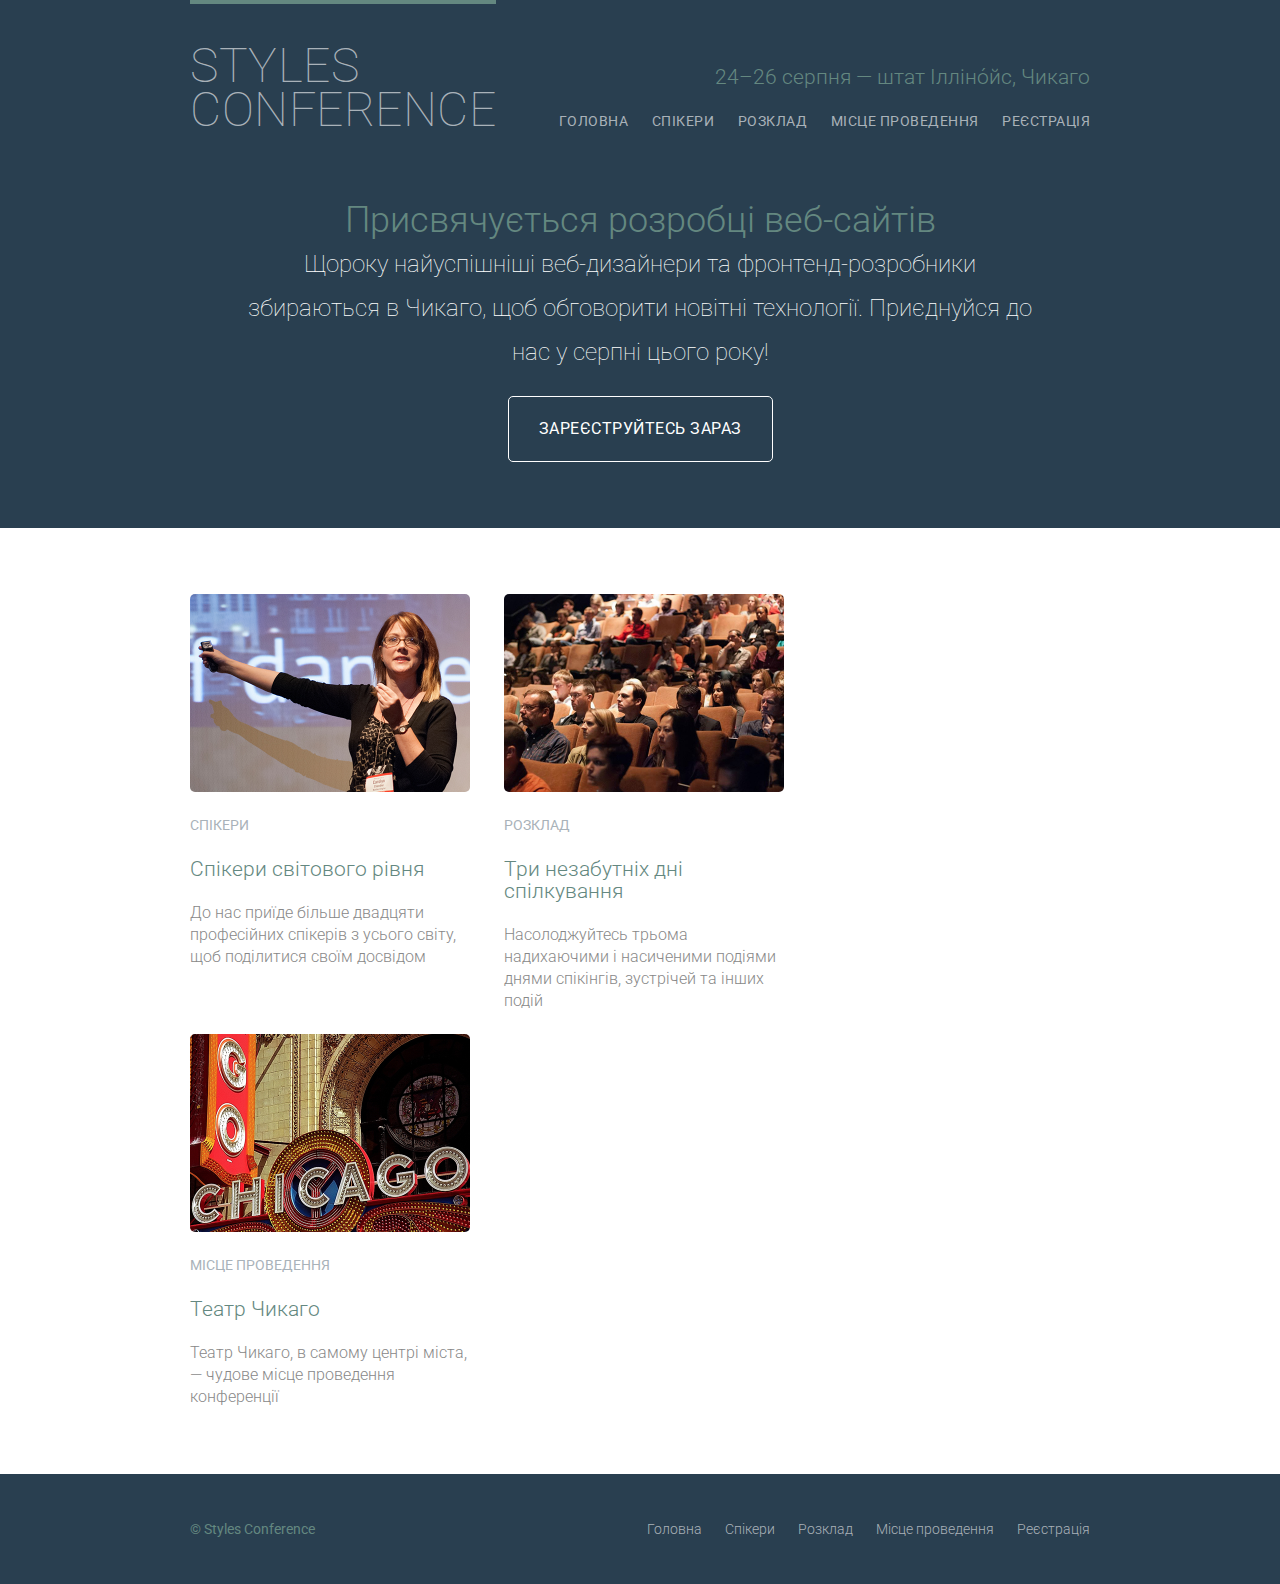
<file: index.html>
﻿<!DOCTYPE html>
<html lang="ua">
  <head>
    <meta charset="utf-8" />
    <title>Styles Conference</title>
    <link rel="stylesheet" href="assets/stylesheets/main.css" />
    <link
      rel="stylesheet"
      href="https://fonts.googleapis.com/css?family=Roboto:400,300,100&subset=cyrillic,latin"
    />
  </head>
  <body>
    <header class="primary-header container group">
      <h1 class="logo">
        <a href="index.html"
          >Styles <br />
          Conference</a
        >
      </h1>

      <h3 class="tagline">24&ndash;26 серпня &mdash; штат Ілліно́йс, Чикаго</h3>

      <nav class="nav primary-nav">
        <ul>
          <li><a href="index.html">Головна</a></li>
          <!--
        -->
          <li><a href="speakers.html">Спікери</a></li>
          <!--
        -->
          <li><a href="schedule.html">Розклад</a></li>
          <!--
        -->
          <li><a href="venue.html">Місце проведення</a></li>
          <!--
        -->
          <li><a href="register.html">Реєстрація</a></li>
        </ul>
      </nav>
    </header>

    <section class="hero container">
      <h2>Присвячується розробці веб-сайтів</h2>
      <p>
        Щороку найуспішніші веб-дизайнери та фронтенд-розробники збираються в
        Чикаго, щоб обговорити новітні технології. Приєднуйся до нас у серпні
        цього року!
      </p>
      <a class="btn btn-alt" href="register.html">Зареєструйтесь зараз</a>
    </section>

    <section class="row">
      <div class="grid">
        <!-- Спікери -->

        <section class="teaser col-1-3">
          <a href="speakers.html">
            <img
              src="assets/images/home/speakers.jpg"
              alt="Професійні спікери"
            />
            <h5>Спікери</h5>
            <h3>Спікери світового рівня</h3>
          </a>
          <p>
            До нас приїде більше двадцяти професійних спікерів з усього світу,
            щоб поділитися своїм досвідом
          </p>
        </section>
        <!--

        Розклад

        -->
        <section class="teaser col-1-3">
          <a href="schedule.html">
            <img
              src="assets/images/home/schedule.jpg"
              alt="Учасники конференції"
            />
            <h5>Розклад</h5>
            <h3>Три незабутніх дні спілкування</h3>
          </a>
          <p>
            Насолоджуйтесь трьома надихаючими і насиченими подіями днями
            спікінгів, зустрічей та інших подій
          </p>
        </section>
        <!--

        Місце проведення

        -->
        <section class="teaser col-1-3">
          <a href="venue.html">
            <img src="assets/images/home/venue.jpg" alt="Театр Чикаго" />
            <h5>Місце проведення</h5>
            <h3>Театр Чикаго</h3>
          </a>
          <p>
            Театр Чикаго, в самому центрі міста, &#8212; чудове місце проведення
            конференції
          </p>
        </section>
      </div>
    </section>

    <footer class="primary-footer container group">
      <small>&copy; Styles Conference</small>
      <nav class="nav">
        <ul>
          <li><a href="index.html">Головна</a></li>
          <!--
			  -->
          <li><a href="speakers.html">Спікери</a></li>
          <!--
			  -->
          <li><a href="schedule.html">Розклад</a></li>
          <!--
			  -->
          <li><a href="venue.html">Місце проведення</a></li>
          <!--
			  -->
          <li><a href="register.html">Реєстрація</a></li>
        </ul>
      </nav>
    </footer>
  </body>
</html>
</file>
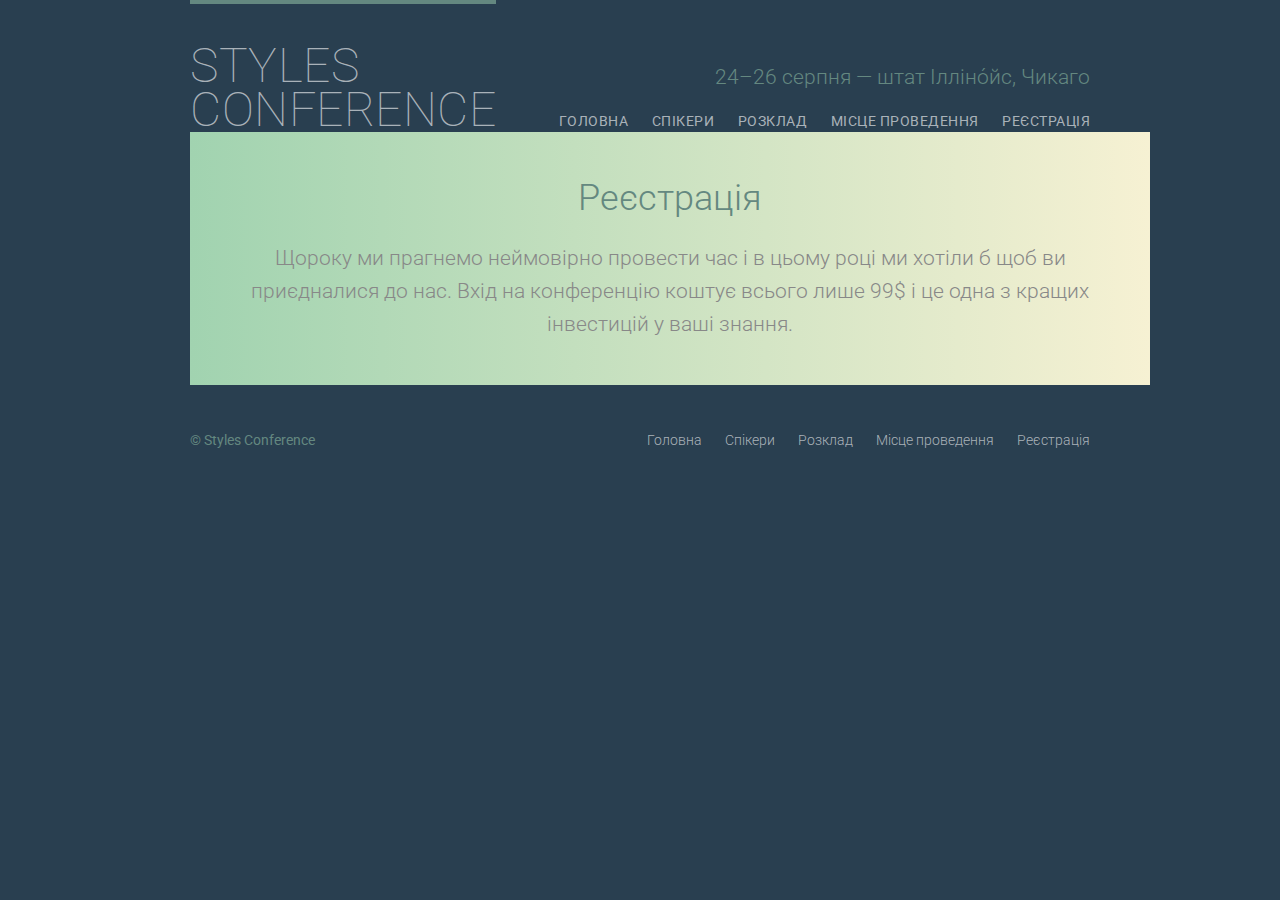
<file: register.html>
<!DOCTYPE html>
<html lang="uk">
  <head>
    <meta charset="UTF-8" />
    <title>Styles Conference</title>
    <link rel="stylesheet" href="assets/stylesheets/main.css" />
    <link
      rel="stylesheet"
      href="https://fonts.googleapis.com/css?family=Roboto:400,300,100&subset=cyrillic,latin"
    />
  </head>

  <body>
    <header class="primary-header container group">
      <h1 class="logo">
        <a href="index.html"
          >Styles <br />
          Conference</a
        >
      </h1>
      <h3 class="tagline">24&ndash;26 серпня &mdash; штат Ілліно́йс, Чикаго</h3>

      <nav class="nav primary-nav">
        <ul>
          <li><a href="index.html">Головна</a></li>
          <!--
            -->
          <li><a href="speakers.html">Спікери</a></li>
          <!--
            -->
          <li><a href="schedule.html">Розклад</a></li>
          <!--
            -->
          <li><a href="venue.html">Місце проведення</a></li>
          <!--
            -->
          <li><a href="register.html">Реєстрація</a></li>
        </ul>
      </nav>

      <section class="row-alt">
        <div class="lead container">
          <h1>Реєстрація</h1>
          <p>
            Щороку ми прагнемо неймовірно провести час і в цьому році ми хотіли
            б щоб ви приєдналися до нас. Вхід на конференцію коштує всього лише
            99$ і це одна з кращих інвестицій у ваші знання.
          </p>
        </div>
      </section>
    </header>

    <footer class="primary-footer container group">
      <small>&copy; Styles Conference</small>
      <nav class="nav">
        <ul>
          <li><a href="index.html">Головна</a></li>
          <!--
			      -->
          <li><a href="speakers.html">Спікери</a></li>
          <!--
			      -->
          <li><a href="schedule.html">Розклад</a></li>
          <!--
			      -->
          <li><a href="venue.html">Місце проведення</a></li>
          <!--
			      -->
          <li><a href="register.html">Реєстрація</a></li>
        </ul>
      </nav>
    </footer>
  </body>
</html>
</file>
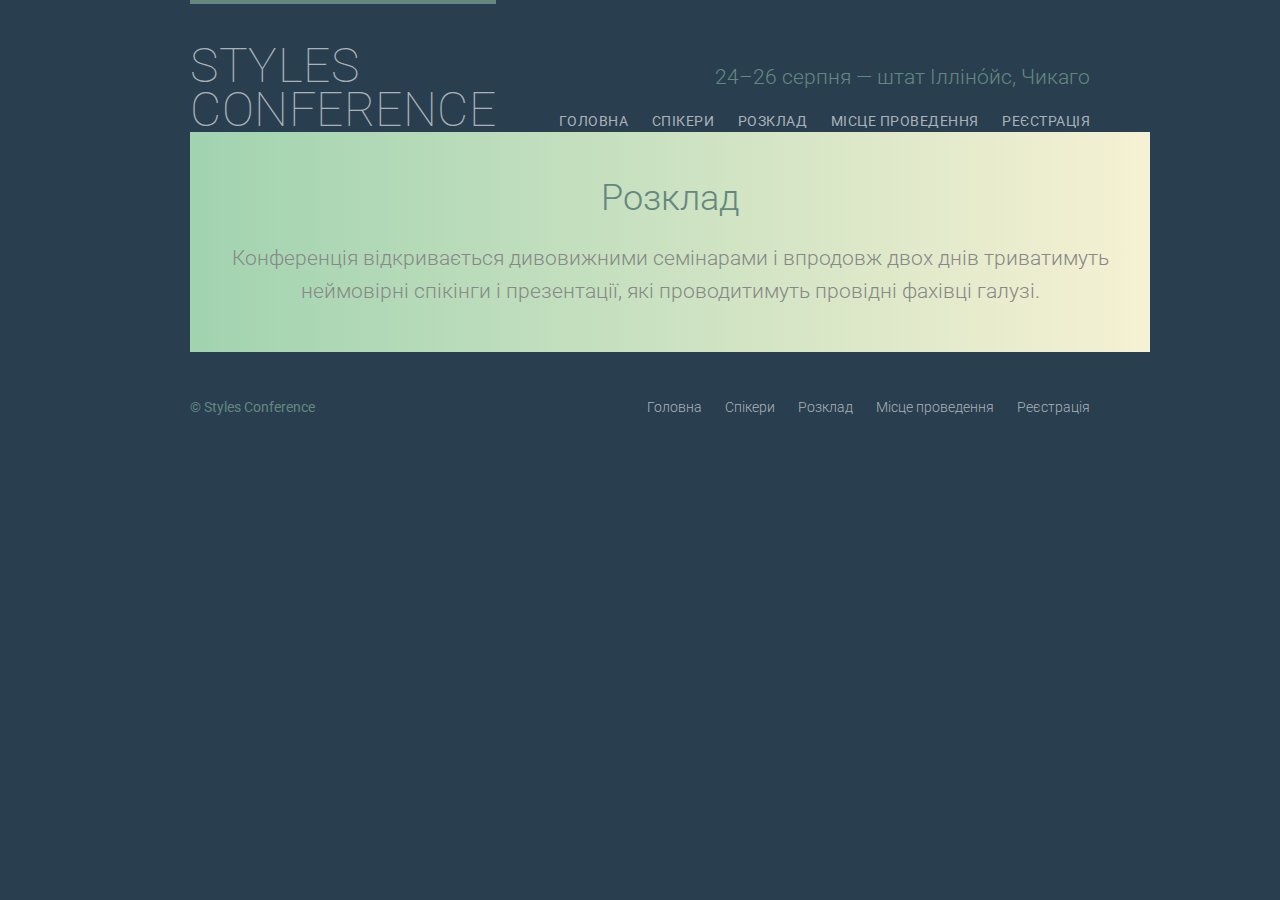
<file: schedule.html>
<!DOCTYPE html>
<html lang="uk">
  <head>
    <meta charset="UTF-8" />
    <title>Styles Conference</title>
    <link rel="stylesheet" href="assets/stylesheets/main.css" />
    <link
      rel="stylesheet"
      href="https://fonts.googleapis.com/css?family=Roboto:400,300,100&subset=cyrillic,latin"
    />
  </head>

  <body>
    <header class="primary-header container group">
      <h1 class="logo">
        <a href="index.html"
          >Styles <br />
          Conference</a
        >
      </h1>
      <h3 class="tagline">24&ndash;26 серпня &mdash; штат Ілліно́йс, Чикаго</h3>

      <nav class="nav primary-nav">
        <ul>
          <li><a href="index.html">Головна</a></li>
          <!--
            -->
          <li><a href="speakers.html">Спікери</a></li>
          <!--
            -->
          <li><a href="schedule.html">Розклад</a></li>
          <!--
            -->
          <li><a href="venue.html">Місце проведення</a></li>
          <!--
            -->
          <li><a href="register.html">Реєстрація</a></li>
        </ul>
      </nav>

      <section class="row-alt">
        <div class="lead container">
          <h1>Розклад</h1>
          <p>
            Конференція відкривається дивовижними семінарами і впродовж двох
            днів триватимуть неймовірні спікінги і презентації, які
            проводитимуть провідні фахівці галузі.
          </p>
        </div>
      </section>
    </header>

    <footer class="primary-footer container group">
      <small>&copy; Styles Conference</small>
      <nav class="nav">
        <ul>
          <li><a href="index.html">Головна</a></li>
          <!--
			      -->
          <li><a href="speakers.html">Спікери</a></li>
          <!--
			      -->
          <li><a href="schedule.html">Розклад</a></li>
          <!--
			      -->
          <li><a href="venue.html">Місце проведення</a></li>
          <!--
			      -->
          <li><a href="register.html">Реєстрація</a></li>
        </ul>
      </nav>
    </footer>
  </body>
</html>
</file>
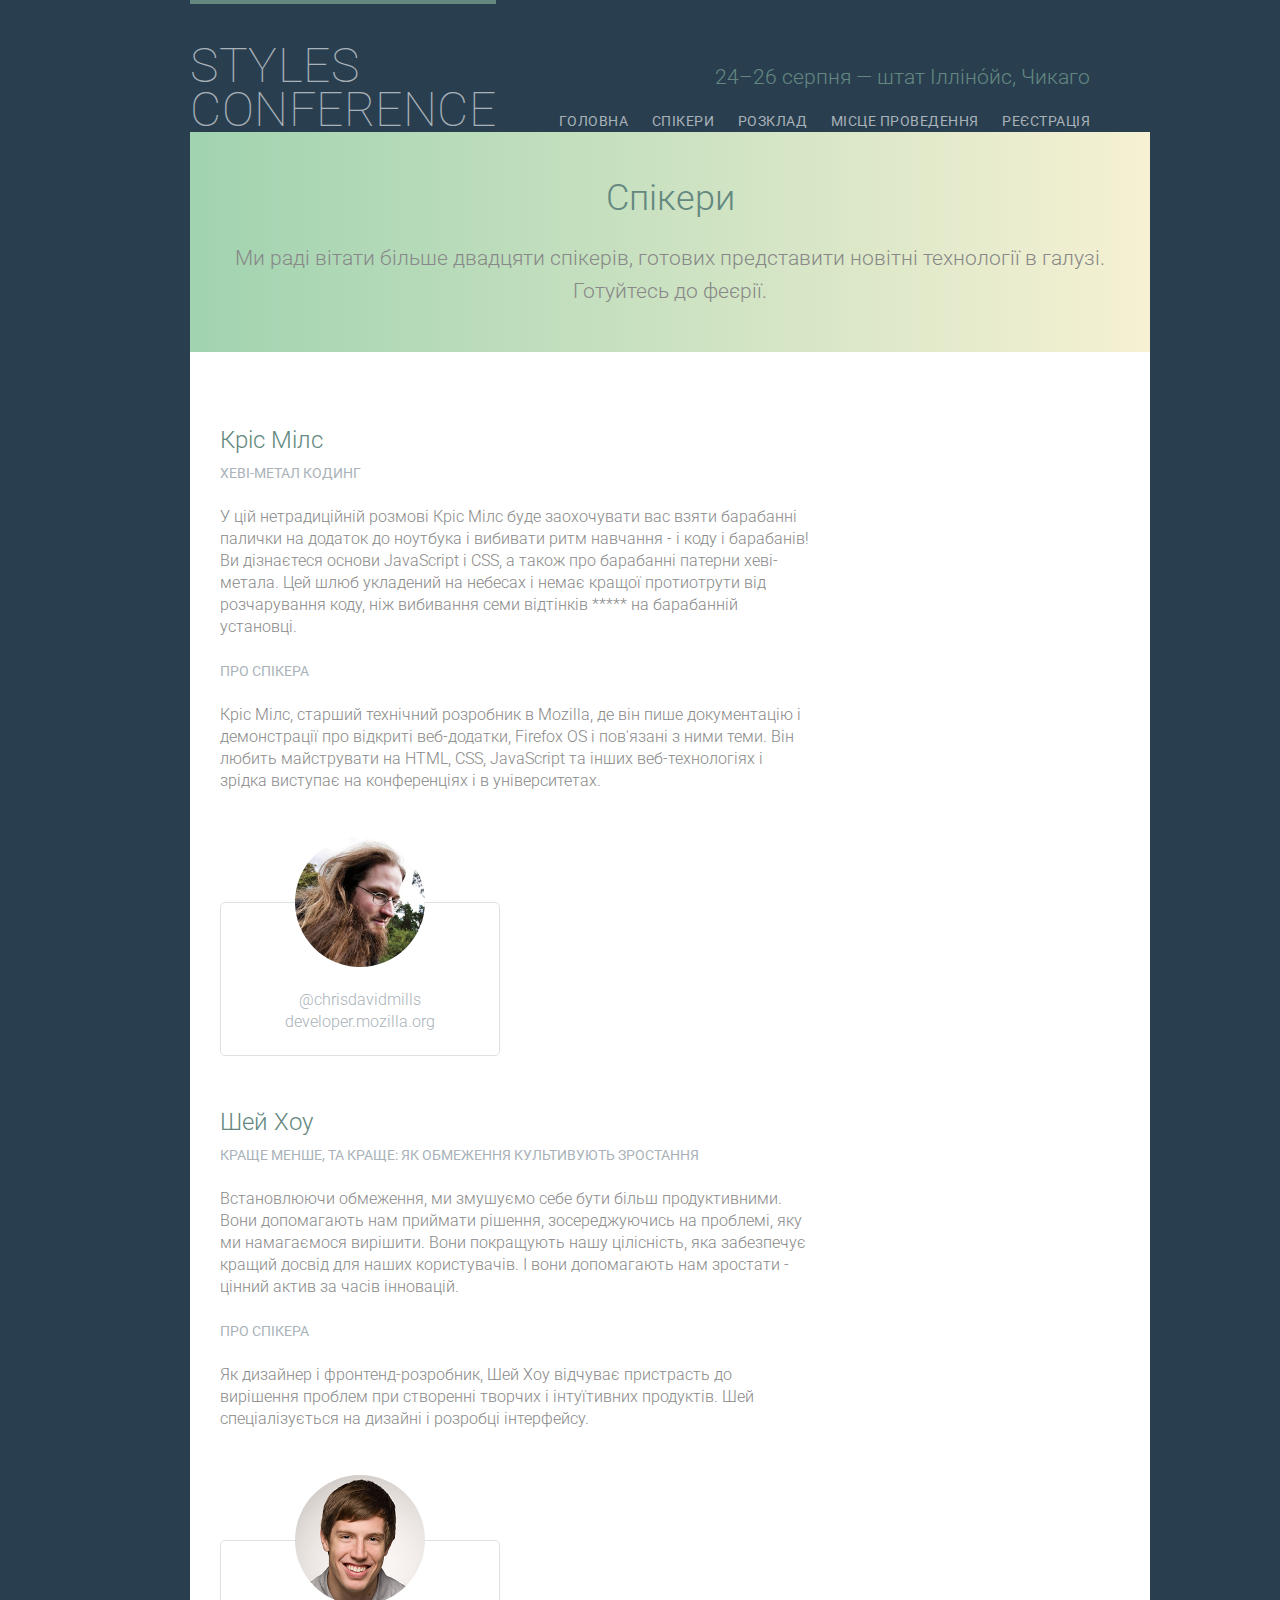
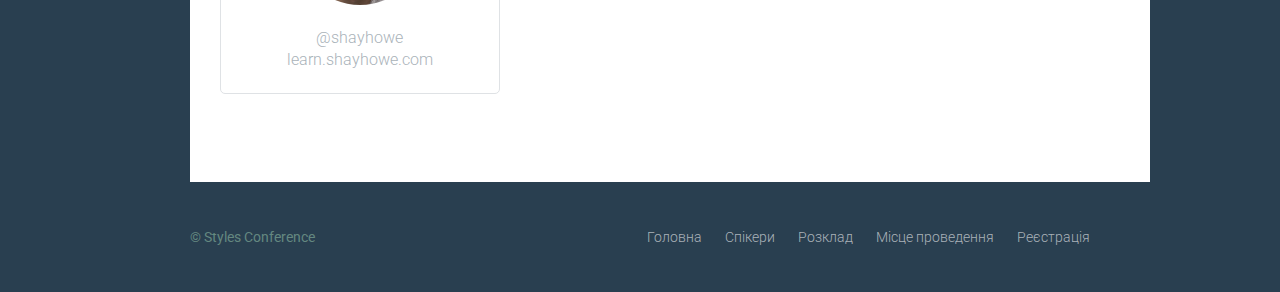
<file: speakers.html>
<!DOCTYPE html>
<html lang="uk">
  <head>
    <meta charset="UTF-8" />
    <title>Styles Conference</title>
    <link rel="stylesheet" href="assets/stylesheets/main.css" />
    <link
      rel="stylesheet"
      href="https://fonts.googleapis.com/css?family=Roboto:400,300,100&subset=cyrillic,latin"
    />
  </head>

  <body>
    <header class="primary-header container group">
      <h1 class="logo">
        <a href="index.html"
          >Styles <br />
          Conference</a
        >
      </h1>
      <h3 class="tagline">24&ndash;26 серпня &mdash; штат Ілліно́йс, Чикаго</h3>

      <nav class="nav primary-nav">
        <ul>
          <li><a href="index.html">Головна</a></li>
          <!--
            -->
          <li><a href="speakers.html">Спікери</a></li>
          <!--
            -->
          <li><a href="schedule.html">Розклад</a></li>
          <!--
            -->
          <li><a href="venue.html">Місце проведення</a></li>
          <!--
            -->
          <li><a href="register.html">Реєстрація</a></li>
        </ul>
      </nav>

      <section class="row-alt">
        <div class="lead container">
          <h1>Спікери</h1>
          <p>
            Ми раді вітати більше двадцяти спікерів, готових представити новітні
            технології в галузі. Готуйтесь до феєрії.
          </p>
        </div>
      </section>

      <section class="row">
        <div class="grid">
          <section class="speaker" id="chris-mills">
            <div class="col-2-3">
              <h2>Кріс Мілс</h2>
              <h5>Хеві-метал кодинг</h5>

              <p>
                У цій нетрадиційній розмові Кріс Мілс буде заохочувати вас взяти
                барабанні палички на додаток до ноутбука і вибивати ритм
                навчання - і коду і барабанів! Ви дізнаєтеся основи JavaScript і
                CSS, а також про барабанні патерни хеві-метала. Цей шлюб
                укладений на небесах і немає кращої протиотрути від розчарування
                коду, ніж вибивання семи відтінків ***** на барабанній
                установці.
              </p>

              <h5>Про спікера</h5>

              <p>
                Кріс Мілс, старший технічний розробник в Mozilla, де він пише
                документацію і демонстрації про відкриті веб-додатки, Firefox OS
                і пов'язані з ними теми. Він любить майструвати на HTML, CSS,
                JavaScript та інших веб-технологіях і зрідка виступає на
                конференціях і в університетах.
              </p>
            </div>
            <!--

        -->
            <aside class="col-1-3">
              <div class="speaker-info">
                <img
                  src="assets/images/speakers/chris-mills.jpg"
                  alt="Chris Mills"
                />

                <ul>
                  <li>
                    <a href="https://twitter.com/chrisdavidmills"
                      >@chrisdavidmills</a
                    >
                  </li>
                  <li>
                    <a href="https://developer.mozilla.org/"
                      >developer.mozilla.org</a
                    >
                  </li>
                </ul>
              </div>
            </aside>
          </section>

          <section class="speaker" id="shay-howe">
            <div class="col-2-3">
              <h2>Шей Хоу</h2>
              <h5>Краще менше, та краще: як обмеження культивують зростання</h5>

              <p>
                Встановлюючи обмеження, ми змушуємо себе бути більш
                продуктивними. Вони допомагають нам приймати рішення,
                зосереджуючись на проблемі, яку ми намагаємося вирішити. Вони
                покращують нашу цілісність, яка забезпечує кращий досвід для
                наших користувачів. І вони допомагають нам зростати - цінний
                актив за часів інновацій.
              </p>

              <h5>Про спікера</h5>

              <p>
                Як дизайнер і фронтенд-розробник, Шей Хоу відчуває пристрасть до
                вирішення проблем при створенні творчих і інтуїтивних продуктів.
                Шей спеціалізується на дизайні і розробці інтерфейсу.
              </p>
            </div>
            <!--

        -->
            <aside class="col-1-3">
              <div class="speaker-info">
                <img
                  src="assets/images/speakers/shay-howe.jpg"
                  alt="Shay Howe"
                />

                <ul>
                  <li><a href="https://twitter.com/shayhowe">@shayhowe</a></li>
                  <li>
                    <a href="http://learn.shayhowe.com/">learn.shayhowe.com</a>
                  </li>
                </ul>
              </div>
            </aside>
          </section>
        </div>
      </section>
    </header>

    <footer class="primary-footer container group">
      <small>&copy; Styles Conference</small>
      <nav class="nav">
        <ul>
          <li><a href="index.html">Головна</a></li>
          <!--
            -->
          <li><a href="speakers.html">Спікери</a></li>
          <!--
            -->
          <li><a href="schedule.html">Розклад</a></li>
          <!--
            -->
          <li><a href="venue.html">Місце проведення</a></li>
          <!--
            -->
          <li><a href="register.html">Реєстрація</a></li>
        </ul>
      </nav>
    </footer>
  </body>
</html>
</file>
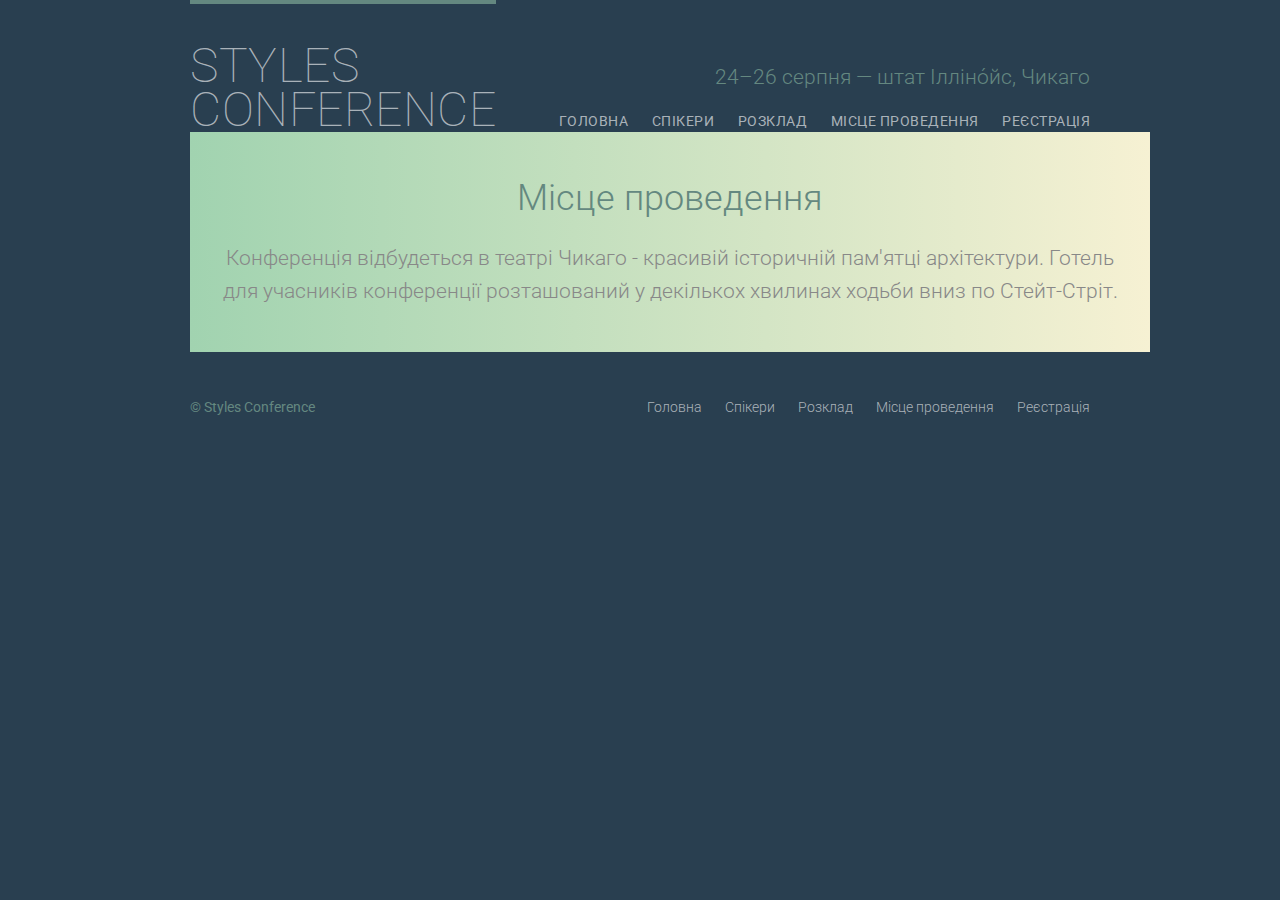
<file: venue.html>
<!DOCTYPE html>
<html lang="uk">
  <head>
    <meta charset="UTF-8" />
    <title>Styles Conference</title>
    <link rel="stylesheet" href="assets/stylesheets/main.css" />
    <link
      rel="stylesheet"
      href="https://fonts.googleapis.com/css?family=Roboto:400,300,100&subset=cyrillic,latin"
    />
  </head>

  <body>
    <header class="primary-header container group">
      <h1 class="logo">
        <a href="index.html"
          >Styles <br />
          Conference</a
        >
      </h1>
      <h3 class="tagline">24&ndash;26 серпня &mdash; штат Ілліно́йс, Чикаго</h3>

      <nav class="nav primary-nav">
        <ul>
          <li><a href="index.html">Головна</a></li>
          <!--
                -->
          <li><a href="speakers.html">Спікери</a></li>
          <!--
                -->
          <li><a href="schedule.html">Розклад</a></li>
          <!--
                -->
          <li><a href="venue.html">Місце проведення</a></li>
          <!--
                -->
          <li><a href="register.html">Реєстрація</a></li>
        </ul>
      </nav>

      <section class="row-alt">
        <div class="lead container">
          <h1>Місце проведення</h1>
          <p>
            Конференція відбудеться в театрі Чикаго - красивій історичній
            пам'ятці архітектури. Готель для учасників конференції розташований
            у декількох хвилинах ходьби вниз по Стейт-Стріт.
          </p>
        </div>
      </section>
    </header>

    <footer class="primary-footer container group">
      <small>&copy; Styles Conference</small>
      <nav class="nav">
        <ul>
          <li><a href="index.html">Головна</a></li>
          <!--
			          -->
          <li><a href="speakers.html">Спікери</a></li>
          <!--
			          -->
          <li><a href="schedule.html">Розклад</a></li>
          <!--
			          -->
          <li><a href="venue.html">Місце проведення</a></li>
          <!--
			          -->
          <li><a href="register.html">Реєстрація</a></li>
        </ul>
      </nav>
    </footer>
  </body>
</html>
</file>
<file: assets/stylesheets/main.css>
/*
  ==========================================
  Робимо м'яке скидання стилів Еріка Майєра
  ==========================================
  http://meyerweb.com/eric/tools/css/reset/
   v2.0 | 20110126
   License: none (public domain)
*/
html, body, div, span, applet, object, iframe,
h1, h2, h3, h4, h5, h6, p, blockquote, pre,
a, abbr, acronym, address, big, cite, code,
del, dfn, em, img, ins, kbd, q, s, samp,
small, strike, strong, sub, sup, tt, var,
b, u, i, center,
dl, dt, dd, ol, ul, li,
fieldset, form, label, legend,
table, caption, tbody, tfoot, thead, tr, th, td,
article, aside, canvas, details, embed,
figure, figcaption, footer, header, hgroup,
menu, nav, output, ruby, section, summary,
time, mark, audio, video {
    margin: 0;
    padding: 0;
    border: 0;
    font-size: 100%;
    font: inherit;
    vertical-align: baseline;
}
/* HTML5 display-role reset for older browsers */
article, aside, details, figcaption, figure,
footer, header, hgroup, menu, nav, section {
    display: block;
}
body {
    line-height: 1;
}
ol, ul {
    list-style: none;
}
blockquote, q {
    quotes: none;
}
blockquote:before, blockquote:after,
q:before, q:after {
    content: '';
    content: none;
}
table {
    border-collapse: collapse;
    border-spacing: 0;
}
/*
  ==========================================
            ТИПОГРАФІКА
  ==========================================
*/
/*
  ------------------------------------------
        додаємо властивості шрифтів і
    відступи між елементами margin-bottom
  ------------------------------------------
*/
body {
    background: #293f50;
    color: #888;
    font: 300 16px/22px "Roboto", "Open Sans", "Helvetica Neue", Helvetica, Arial, sans-serif;
}
/*
  ==========================================
            СІТКА ГОЛОВНОЇ СТОРІНКИ
  ==========================================
*/
*,
*:before,
*:after {
    -webkit-box-sizing: border-box;
    -moz-box-sizing: border-box;
    box-sizing: border-box;
}
/*
  ------------------------------------------
  Клас із контейнером, що вирівнює блочні
  елементи по центру
  ------------------------------------------
*/
.container,
.grid {
    margin: 0 auto;
    width: 960px;
}
.container {
    padding-left: 30px;
    padding-right: 30px;
}
/*
  ------------------------------------------
  Задаємо відступи між 3 блоками макету
  ------------------------------------------
*/
.grid,
.col-1-3,
.col-2-3 {
    padding-left: 15px;
    padding-right: 15px;
}
/*
  ------------------------------------------
  Створюємо макет з 3 колонок використовуючи
  рядково-блочні елементи; ширина однієї 1/3,
  а інша - 2/3 від ширини сторінки
  ------------------------------------------
*/
.col-1-3,
.col-2-3 {
    display: inline-block;
    vertical-align: top;
}
.col-1-3 {
    width: 33.33%;
}
.col-2-3 {
    width: 66.66%;
}
/*
  ------------------------------------------
                Clearfix
  (обовязково перед застосуваннм float)
  ------------------------------------------
*/
.group::before,
.group::after {
    content: "";
    display: table;
}
.group::after {
    clear: both;
}
.group {
    clear: both;
    *zoom: 1;
}
/*
  ==========================================
                 ПОЛОСИ
  ==========================================
*/
.row,
.row-alt{
    min-width: 960px;
}
.row {
    background: #fff;
    padding: 66px 0 44px 0;
}
.row-alt {
    background: #cbe2c1;
    background: -webkit-linear-gradient(to right, #a1d3b0, #f6f1d3);
    background: -moz-linear-gradient(to right, #a1d3b0, #f6f1d3);
    background: linear-gradient(to right, #a1d3b0, #f6f1d3);
    padding: 44px 0 22px 0;
}
/*
==========================================
                ТИПОГРАФІКА
==========================================
*/
h1, h2, h3, h4 {
    color: #648880;
}
h1, h3, h4, h5, p {
    margin-bottom: 22px;
}
h1 {
    font-size: 36px;
    line-height: 44px;
}
h2 {
    font-size: 24px;
    line-height: 44px;
}
h3 {
    font-size: 21px;
}
h4 {
    font-size: 18px;
}
h5 {
    color: #a9b2b9;
    font-size: 14px;
    font-weight: 400;
    text-transform: uppercase;
}
strong {
    font-weight: 400;
}
cite, em {
    font-style: italic;
}
/*
  ========================================
              ВСТУП
  ========================================
*/
.lead {
    text-align: center;
}
.lead p {
    font-size: 21px;
    line-height: 33px;
}
    /*
  ------------------------------------------
            Гіперсилки
  ------------------------------------------
*/
a {
    color: #648880;
    text-decoration: none;
}
a:hover {
    color: #a9b2b9;
}
p a {
    border-bottom: 1px solid #dfe2e5;
}
/*
  ------------------------------------------
       Колір ссилок білий, а коли
       наводимо курсор - зелений
  ------------------------------------------
*/
.primary-header a,
.primary-footer a {
    color: #a9b2b9;
}
.primary-header a:hover,
.primary-footer a:hover {
    color: #648880;
}
/*
  ==========================================
            КНОПКИ
  ==========================================
*/
/*
  ------------------------------------------
  Кнопки заокругленої форми, які є оремим
  блоком, що можна редагувати та не мають
  зовнішніх меж
  ------------------------------------------
*/
.btn {
    border-radius: 5px;
    color: #fff;
    cursor: pointer;
    display: inline-block;
    font-weight: 400;
    letter-spacing: .5px;
    margin: 0;
    text-transform: uppercase;
}
/*
  ------------------------------------------
  Однопіксельна рамка сірого кольору з
  відступами padding 10 пікселів зверху і знизу,
  а також padding 30 пікселів праворуч і ліворуч
  від кнопки.
  ------------------------------------------
*/
.btn-alt {
    border: 1px solid #fff;
    padding: 10px 30px;
}
.btn-alt:hover {
    background: #fff;
    color: #648880;
}
/*
  ==========================================
                Основний заголовок
          (логотип) Styles Conference
  ==========================================
*/
.logo {
    border-top: 4px solid #648880;
    float: left;
    font-size: 48px;
    font-weight: 100;
    letter-spacing: 0.5px;
    line-height: 44px;
    padding: 40px 0 22px 0;
    text-transform: uppercase;
}
.tagline {
    margin: 66px 0 22px 0;
    text-align: right;
}
/*
  ------------------------------------------
       Навігаційне меню після логотипу
  ------------------------------------------
*/
.primary-nav {
    font-size: 14px;
    font-weight: 400;
    letter-spacing: 0.5px;
    text-transform: uppercase;
}
/*
  ------------------------------------------
       Навігаційне меню у <footer>
  ------------------------------------------
*/
.primary-footer {
    color: #648880;
    font-size: 14px;
    padding-bottom: 44px;
    padding-top: 44px;
}
.primary-footer small {
    float: left;
    font-weight: 400;
}
/*
  ------------------------------------------
       Навігація
  ------------------------------------------
*/
.nav {
    text-align: right;
}
/*
  ------------------------------------------
       Вирівнюємо навігаційне меню
       по горизонталі
  ------------------------------------------
*/
.nav li {
    display: inline-block;
    margin: 0 10px;
    vertical-align: top;
}
.nav li:last-child {
    margin-right: 0;
}
/*
  ==========================================
               ГОЛОВНА СТОРІНКА
  ==========================================
*/
/*
  ------------------------------------------
  Встановлюємо межу padding для усіх чотирьох
  сторін елемента <section>
  ------------------------------------------
*/
.hero {
    color: #fff;
    line-height: 44px;
    padding: 22px 80px 66px 80px;
    text-align: center;
}
.hero h2 {
    font-size: 36px;
}
.hero p {
    font-size: 24px;
    font-weight: 100;
}
/*
  ------------------------------------------
  Колір гіперсилок для 3 блочних елементів
  ------------------------------------------
*/
.teaser a:hover h3 {
    color: #a9b2b9;
}
.teaser img {
    border-radius: 5px;
    display: block;
    margin-bottom: 22px;
    max-width: 100%
}
/*
  ========================================
              СПІКЕРИ
  ========================================
*/
.speaker-info {
    border: 1px solid #dfe2e5;
    border-radius: 5px;
    margin-top: 88px;
    padding-bottom: 22px;
    text-align: center;
}
.speaker {
    margin-bottom: 44px;
}
.speaker-info img {
    border-radius: 50%;
    height: 130px;
    margin: -66px 0 22px 0;
    vertical-align: top;
}
</file>
